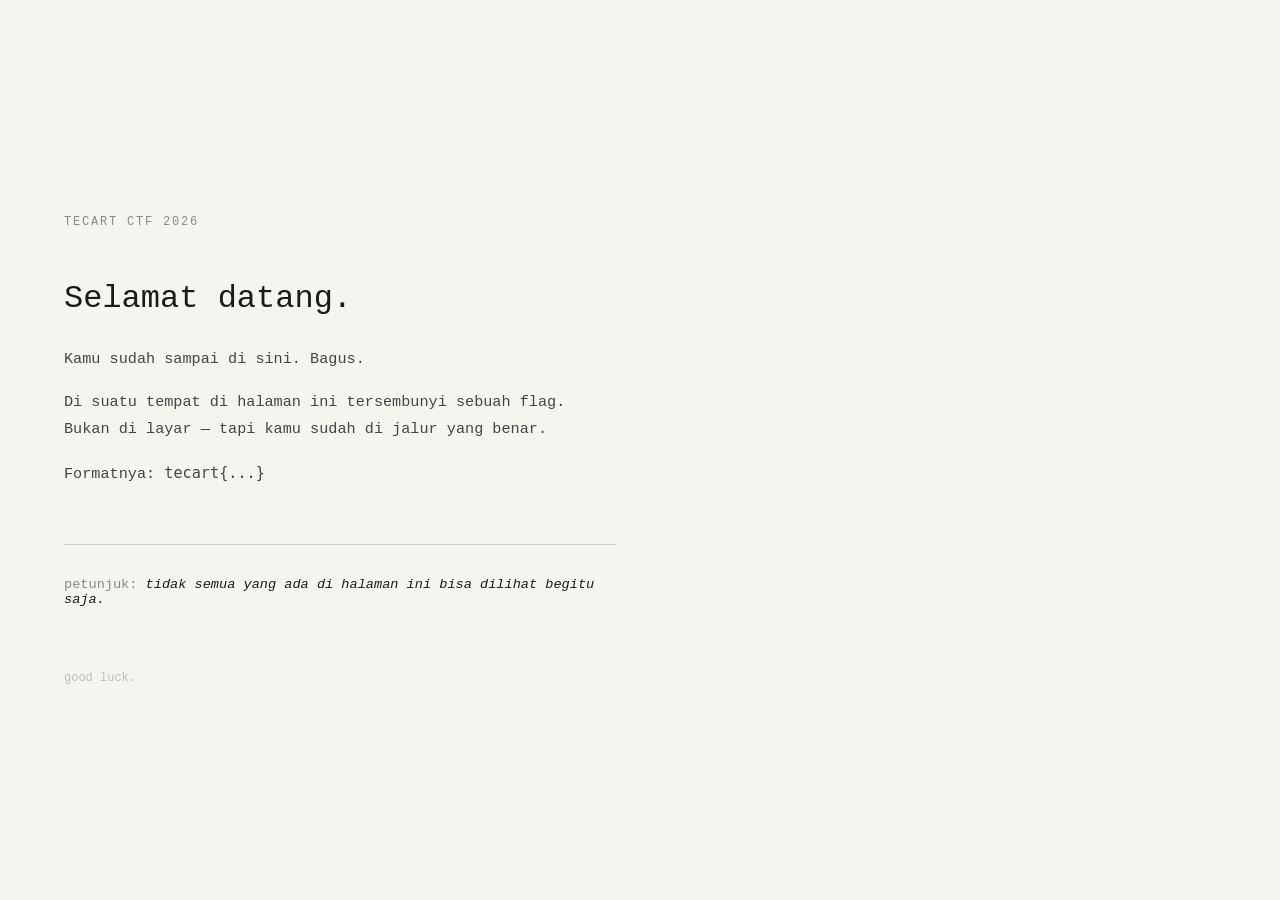
<file: Web-TCR/index.html>
<!DOCTYPE html>
<html lang="id">
<head>
  <meta charset="UTF-8" />
  <meta name="viewport" content="width=device-width, initial-scale=1.0" />
  <title>TecArt CTF</title>
  <style>
    * { margin: 0; padding: 0; box-sizing: border-box; }

    body {
      font-family: 'Courier New', monospace;
      background: #f5f5f0;
      color: #1a1a1a;
      min-height: 100vh;
      display: flex;
      flex-direction: column;
      justify-content: center;
      align-items: flex-start;
      padding: 4rem;
      max-width: 680px;
    }

    header {
      font-size: 0.75rem;
      letter-spacing: 0.15em;
      text-transform: uppercase;
      color: #888;
      margin-bottom: 3rem;
    }

    h1 {
      font-size: 2rem;
      font-weight: normal;
      line-height: 1.4;
      margin-bottom: 1.5rem;
    }

    p {
      font-size: 0.95rem;
      line-height: 1.8;
      color: #444;
      margin-bottom: 1rem;
    }

    .hint {
      margin-top: 2.5rem;
      padding-top: 2rem;
      border-top: 1px solid #ccc;
      font-size: 0.85rem;
      color: #888;
    }

    .hint span {
      color: #1a1a1a;
      font-style: italic;
    }

    footer {
      margin-top: 4rem;
      font-size: 0.75rem;
      color: #bbb;
    }
  </style>
</head>
<body>

  <!-- FLAG: tecart{y0u_f0und_m3_1n_th3_s0urc3_c0d3} -->

  <header>TecArt CTF 2026</header>

  <h1>Selamat datang.</h1>

  <p>Kamu sudah sampai di sini. Bagus.</p>

  <p>
    Di suatu tempat di halaman ini tersembunyi sebuah flag.
    Bukan di layar — tapi kamu sudah di jalur yang benar.
  </p>

  <p>Formatnya: <code>tecart{...}</code></p>

  <div class="hint">
    petunjuk: <span>tidak semua yang ada di halaman ini bisa dilihat begitu saja.</span>
  </div>

  <footer>good luck.</footer>

</body>
</html>
</file>
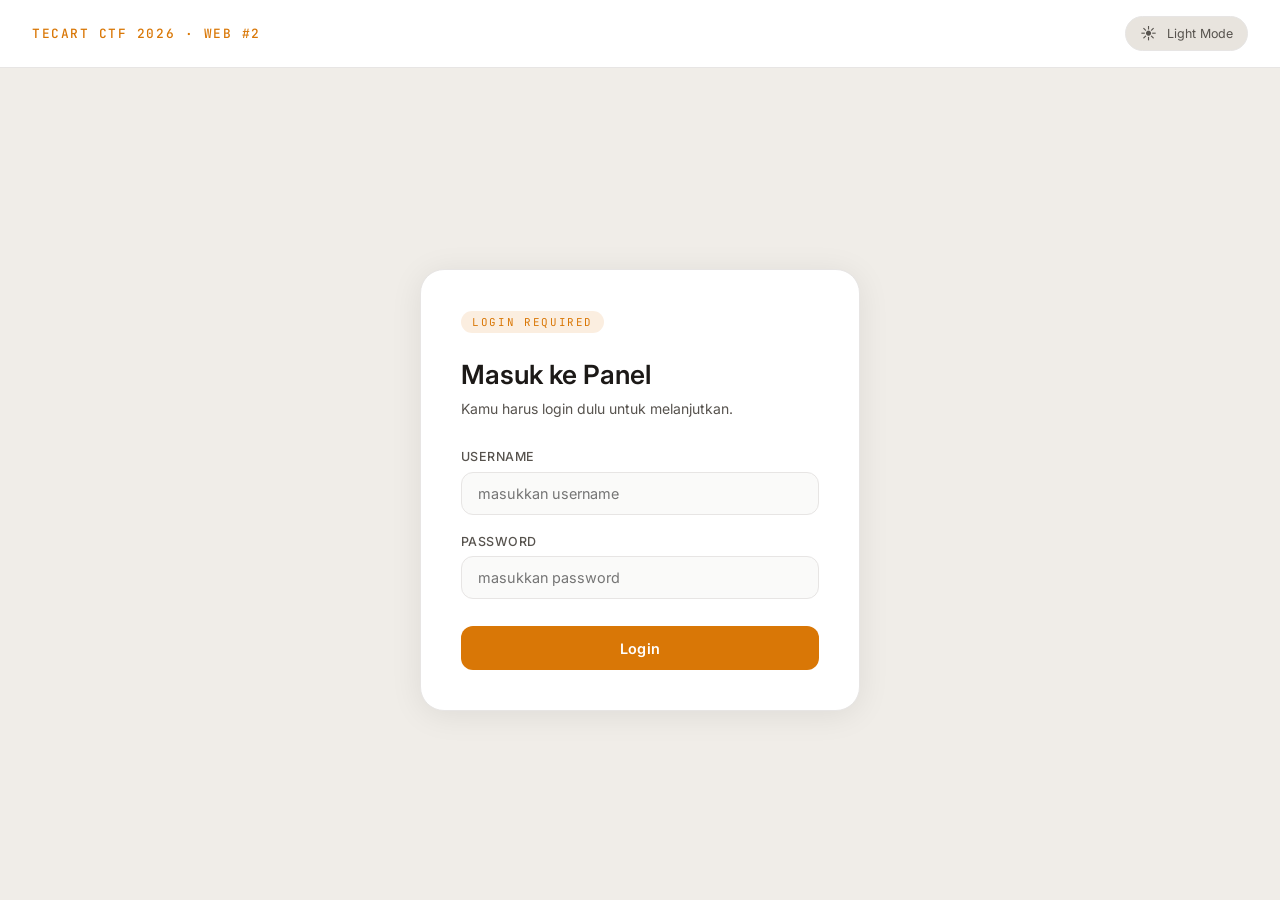
<file: Web2-TCR/index.html>
<!DOCTYPE html>
<html lang="id">
<head>
  <meta charset="UTF-8" />
  <meta name="viewport" content="width=device-width, initial-scale=1.0" />
  <title>TecArt CTF — Web Challenge #2</title>
  <link rel="preconnect" href="https://fonts.googleapis.com">
  <link href="https://fonts.googleapis.com/css2?family=Inter:wght@300;400;500;600;700&family=JetBrains+Mono:wght@400;500&display=swap" rel="stylesheet">
  <style>
    :root {
      --bg: #f0ede8;
      --bg2: #e8e4de;
      --card: #ffffff;
      --text: #1c1917;
      --text2: #57534e;
      --text3: #a8a29e;
      --border: #e7e5e4;
      --accent: #d97706;
      --accent2: #f59e0b;
      --input-bg: #fafaf9;
      --shadow: rgba(0,0,0,0.08);
      --btn-text: #fff;
    }

    [data-theme="dark"] {
      --bg: #0c0a09;
      --bg2: #161412;
      --card: #1c1917;
      --text: #fafaf9;
      --text2: #a8a29e;
      --text3: #57534e;
      --border: #292524;
      --accent: #f59e0b;
      --accent2: #fbbf24;
      --input-bg: #141210;
      --shadow: rgba(0,0,0,0.4);
      --btn-text: #0c0a09;
    }

    * { margin: 0; padding: 0; box-sizing: border-box; }

    body {
      font-family: 'Inter', sans-serif;
      background: var(--bg);
      color: var(--text);
      min-height: 100vh;
      display: flex;
      flex-direction: column;
      align-items: center;
      justify-content: center;
      transition: background 0.4s ease, color 0.4s ease;
      padding: 2rem 1rem;
    }

    /* ── TOP BAR ── */
    .topbar {
      position: fixed;
      top: 0; left: 0; right: 0;
      display: flex;
      align-items: center;
      justify-content: space-between;
      padding: 1rem 2rem;
      background: var(--card);
      border-bottom: 1px solid var(--border);
      z-index: 100;
      transition: background 0.4s ease, border-color 0.4s ease;
    }

    .topbar-brand {
      font-family: 'JetBrains Mono', monospace;
      font-size: 0.8rem;
      letter-spacing: 0.12em;
      text-transform: uppercase;
      color: var(--accent);
      font-weight: 500;
    }

    .theme-toggle {
      display: flex;
      align-items: center;
      gap: 0.6rem;
      cursor: pointer;
      background: var(--bg2);
      border: 1px solid var(--border);
      border-radius: 999px;
      padding: 0.4rem 0.9rem;
      transition: all 0.3s ease;
      font-size: 0.78rem;
      color: var(--text2);
      font-family: 'Inter', sans-serif;
    }

    .theme-toggle:hover {
      border-color: var(--accent);
      color: var(--accent);
    }

    .toggle-icon {
      font-size: 1rem;
      transition: transform 0.4s ease;
    }

    [data-theme="dark"] .toggle-icon { transform: rotate(180deg); }

    /* ── CARD ── */
    .card {
      background: var(--card);
      border: 1px solid var(--border);
      border-radius: 1.5rem;
      padding: 2.5rem 2.5rem;
      width: 100%;
      max-width: 440px;
      box-shadow: 0 4px 32px var(--shadow);
      transition: background 0.4s ease, border-color 0.4s ease, box-shadow 0.4s ease;
      margin-top: 5rem;
    }

    .card-badge {
      font-family: 'JetBrains Mono', monospace;
      font-size: 0.68rem;
      letter-spacing: 0.15em;
      text-transform: uppercase;
      color: var(--accent);
      background: color-mix(in srgb, var(--accent) 12%, transparent);
      padding: 0.25rem 0.7rem;
      border-radius: 999px;
      display: inline-block;
      margin-bottom: 1.5rem;
    }

    .card h1 {
      font-size: 1.65rem;
      font-weight: 600;
      line-height: 1.35;
      margin-bottom: 0.5rem;
    }

    .card .subtitle {
      font-size: 0.875rem;
      color: var(--text2);
      margin-bottom: 2rem;
    }

    /* ── FORM ── */
    .form-group {
      margin-bottom: 1.2rem;
    }

    label {
      display: block;
      font-size: 0.78rem;
      font-weight: 500;
      letter-spacing: 0.04em;
      text-transform: uppercase;
      color: var(--text2);
      margin-bottom: 0.45rem;
    }

    input[type="text"],
    input[type="password"] {
      width: 100%;
      background: var(--input-bg);
      border: 1px solid var(--border);
      border-radius: 0.75rem;
      padding: 0.75rem 1rem;
      font-size: 0.9rem;
      font-family: 'Inter', sans-serif;
      color: var(--text);
      outline: none;
      transition: border-color 0.25s ease, box-shadow 0.25s ease;
    }

    input[type="text"]:focus,
    input[type="password"]:focus {
      border-color: var(--accent);
      box-shadow: 0 0 0 3px color-mix(in srgb, var(--accent) 15%, transparent);
    }

    .btn-login {
      width: 100%;
      background: var(--accent);
      color: var(--btn-text);
      border: none;
      border-radius: 0.75rem;
      padding: 0.85rem;
      font-size: 0.9rem;
      font-weight: 600;
      font-family: 'Inter', sans-serif;
      cursor: pointer;
      margin-top: 0.5rem;
      transition: background 0.25s ease, transform 0.15s ease, box-shadow 0.25s ease;
      letter-spacing: 0.02em;
    }

    .btn-login:hover {
      background: var(--accent2);
      transform: translateY(-1px);
      box-shadow: 0 6px 20px color-mix(in srgb, var(--accent) 35%, transparent);
    }

    .btn-login:active { transform: translateY(0); }

    .error-msg {
      background: #fee2e2;
      color: #991b1b;
      border: 1px solid #fca5a5;
      border-radius: 0.6rem;
      padding: 0.65rem 1rem;
      font-size: 0.82rem;
      margin-top: 1rem;
      display: none;
    }

    .error-msg.show { display: block; }

    /* ── DASHBOARD ── */
    .dashboard {
      display: none;
      width: 100%;
      max-width: 600px;
      margin-top: 5rem;
    }

    .dashboard.visible { display: block; }

    .dash-header {
      display: flex;
      align-items: center;
      justify-content: space-between;
      margin-bottom: 1.5rem;
    }

    .user-chip {
      display: flex;
      align-items: center;
      gap: 0.5rem;
      background: var(--card);
      border: 1px solid var(--border);
      border-radius: 999px;
      padding: 0.35rem 0.9rem 0.35rem 0.5rem;
      font-size: 0.82rem;
      color: var(--text2);
      transition: background 0.4s, border-color 0.4s;
    }

    .user-chip .avatar {
      width: 24px; height: 24px;
      background: var(--accent);
      border-radius: 50%;
      display: flex; align-items: center; justify-content: center;
      font-size: 0.65rem;
      font-weight: 700;
      color: #fff;
    }

    .btn-logout {
      background: transparent;
      border: 1px solid var(--border);
      border-radius: 0.6rem;
      padding: 0.4rem 0.9rem;
      font-size: 0.8rem;
      color: var(--text2);
      cursor: pointer;
      font-family: 'Inter', sans-serif;
      transition: all 0.2s ease;
    }

    .btn-logout:hover {
      border-color: #ef4444;
      color: #ef4444;
    }

    /* ── WELCOME CARD ── */
    .welcome-card {
      background: var(--card);
      border: 1px solid var(--border);
      border-radius: 1.25rem;
      padding: 2rem;
      margin-bottom: 1.25rem;
      transition: background 0.4s, border-color 0.4s;
    }

    .welcome-card h2 {
      font-size: 1.3rem;
      font-weight: 600;
      margin-bottom: 0.75rem;
    }

    .welcome-card p {
      font-size: 0.9rem;
      line-height: 1.75;
      color: var(--text2);
    }

    /* ── CLUE CARD (light mode) ── */
    .clue-card-light {
      background: var(--card);
      border: 1px solid var(--border);
      border-radius: 1.25rem;
      padding: 1.75rem 2rem;
      margin-bottom: 1.25rem;
      transition: background 0.4s, border-color 0.4s;
    }

    .clue-loud {
      font-size: 1.05rem;
      font-weight: 700;
      letter-spacing: 0.03em;
      text-transform: uppercase;
      color: var(--text);
      line-height: 1.6;
    }

    /* ── DARK MODE CLUE ── */
    .clue-card-dark {
      display: none;
      background: var(--card);
      border: 1px solid color-mix(in srgb, var(--accent) 30%, transparent);
      border-radius: 1.25rem;
      padding: 1.75rem 2rem;
      margin-bottom: 1.25rem;
      transition: background 0.4s, border-color 0.4s;
    }

    [data-theme="dark"] .clue-card-dark { display: block; }
    [data-theme="dark"] .clue-card-light { display: none; }

    .clue-card-dark .clue-title {
      font-family: 'JetBrains Mono', monospace;
      font-size: 0.72rem;
      letter-spacing: 0.15em;
      text-transform: uppercase;
      color: var(--accent);
      margin-bottom: 1rem;
    }

    .clue-card-dark p {
      font-size: 0.88rem;
      color: var(--text2);
      line-height: 1.75;
    }

    .clue-card-dark code {
      font-family: 'JetBrains Mono', monospace;
      font-size: 0.85rem;
      background: color-mix(in srgb, var(--accent) 12%, transparent);
      color: var(--accent2);
      padding: 0.15em 0.45em;
      border-radius: 0.3rem;
    }

    /* ── ADMIN PANEL ── */
    .admin-panel {
      display: none;
      background: var(--card);
      border: 1px solid color-mix(in srgb, var(--accent) 40%, transparent);
      border-radius: 1.25rem;
      padding: 2rem;
      margin-bottom: 1.25rem;
      transition: background 0.4s, border-color 0.4s;
    }

    .admin-panel.visible { display: block; }

    .admin-panel .admin-badge {
      font-family: 'JetBrains Mono', monospace;
      font-size: 0.68rem;
      letter-spacing: 0.15em;
      text-transform: uppercase;
      color: #16a34a;
      background: #dcfce7;
      padding: 0.25rem 0.7rem;
      border-radius: 999px;
      display: inline-block;
      margin-bottom: 1rem;
    }

    [data-theme="dark"] .admin-panel .admin-badge {
      color: #4ade80;
      background: rgba(74, 222, 128, 0.12);
    }

    .admin-panel h2 {
      font-size: 1.1rem;
      font-weight: 600;
      margin-bottom: 0.75rem;
    }

    .flag-box {
      background: var(--bg2);
      border: 1px dashed var(--border);
      border-radius: 0.75rem;
      padding: 1rem 1.25rem;
      font-family: 'JetBrains Mono', monospace;
      font-size: 0.95rem;
      color: var(--accent2);
      margin-top: 0.75rem;
      word-break: break-all;
      transition: background 0.4s, border-color 0.4s;
    }

    /* ── FOOTER ── */
    .page-footer {
      margin-top: 3rem;
      font-size: 0.75rem;
      color: var(--text3);
      font-family: 'JetBrains Mono', monospace;
      letter-spacing: 0.05em;
    }

    /* ── ANIMATIONS ── */
    @keyframes fadeUp {
      from { opacity: 0; transform: translateY(16px); }
      to   { opacity: 1; transform: translateY(0); }
    }

    .card, .dashboard { animation: fadeUp 0.5s ease both; }
  </style>
</head>
<body>

  <!-- TOP BAR -->
  <div class="topbar">
    <span class="topbar-brand">TecArt CTF 2026 · Web #2</span>
    <button class="theme-toggle" id="themeToggle" onclick="toggleTheme()">
      <span class="toggle-icon">☀️</span>
      <span id="themeLabel">Light Mode</span>
    </button>
  </div>

  <!-- LOGIN CARD -->
  <div class="card" id="loginCard">
    <span class="card-badge">Login Required</span>
    <h1>Masuk ke Panel</h1>
    <p class="subtitle">Kamu harus login dulu untuk melanjutkan.</p>

    <div class="form-group">
      <label for="username">Username</label>
      <input type="text" id="username" placeholder="masukkan username" autocomplete="off" />
    </div>
    <div class="form-group">
      <label for="password">Password</label>
      <input type="password" id="password" placeholder="masukkan password" />
    </div>

    <button class="btn-login" id="loginBtn" onclick="doLogin()">Login</button>
    <div class="error-msg" id="errorMsg">Username atau password salah.</div>
  </div>

  <!-- DASHBOARD (after login) -->
  <div class="dashboard" id="dashboard">
    <div class="dash-header">
      <div class="user-chip">
        <div class="avatar" id="avatarText">U</div>
        <span id="usernameDisplay">user</span>
      </div>
      <button class="btn-logout" onclick="doLogout()">Logout</button>
    </div>

    <!-- WELCOME -->
    <div class="welcome-card">
      <h2>Selamat datang 👋</h2>
      <p>
        Kamu berhasil login. Tapi sepertinya halaman ini... biasa aja.<br>
        Tidak ada yang spesial di sini — atau mungkin ada?
      </p>
    </div>

    <!-- LIGHT MODE CLUE -->
    <div class="clue-card-light" id="clueLightCard">
      <p class="clue-loud">KOK SILAU YA, REDUPIN DONG CAHAYA NYA !!!!</p>
    </div>

    <!-- DARK MODE CLUE -->
    <div class="clue-card-dark" id="clueDarkCard">
      <div class="clue-title">💡 Petunjuk</div>
      <p>
        Nah, enak kan gelapnya. Oh iya, ngomong-ngomong...<br><br>
        Server ini nyimpen <strong>cookie</strong> buat ngenalin kamu.
        Cookie-nya namanya <code>role</code>, isinya di-encode pake <code>Base64</code> sekali aja, ga ada yang ribet.<br><br>
        Coba deh cek, siapa tahu ada <em>role lain</em> yang bisa buka sesuatu yang lebih menarik.
      </p>
    </div>

    <!-- ADMIN PANEL (hidden until cookie = YWRtaW4=) -->
    <div class="admin-panel" id="adminPanel">
      <span class="admin-badge">✅ Admin Access Granted</span>
      <h2>Admin Panel</h2>
      <p style="font-size:0.88rem; color:var(--text2); line-height:1.7;">
        Selamat! Kamu berhasil memanipulasi cookie dan mendapatkan akses admin.<br>
        Ini hadiahnya:
      </p>
      <div class="flag-box">tecart{mY_l11tl3_B0lu_k3t4n}</div>
    </div>

    <p class="page-footer">good luck. — TecArt CTF 2026</p>
  </div>

  <script>
    // ── CREDENTIALS ──────────────────────────────────────────────
    const USERS = {
      "player": "ctf2026",
      "user":   "password"
    };

    // ── THEME ────────────────────────────────────────────────────
    function toggleTheme() {
      const isDark = document.documentElement.getAttribute('data-theme') === 'dark';
      const newTheme = isDark ? 'light' : 'dark';
      document.documentElement.setAttribute('data-theme', newTheme);
      document.getElementById('themeLabel').textContent = isDark ? 'Light Mode' : 'Dark Mode';
      document.querySelector('.toggle-icon').textContent = isDark ? '☀️' : '🌙';
      // Re-check admin after theme switch (keeps state)
      checkAdminCookie();
    }

    // ── COOKIE HELPERS ───────────────────────────────────────────
    function setCookie(name, value, days) {
      const d = new Date();
      d.setTime(d.getTime() + days * 864e5);
      document.cookie = `${name}=${value};expires=${d.toUTCString()};path=/`;
    }

    function getCookie(name) {
      const match = document.cookie.match(new RegExp('(?:^|; )' + name + '=([^;]*)'));
      return match ? decodeURIComponent(match[1]) : null;
    }

    function deleteCookie(name) {
      document.cookie = `${name}=;expires=Thu, 01 Jan 1970 00:00:00 UTC;path=/`;
    }

    // ── AUTH ─────────────────────────────────────────────────────
    function doLogin() {
      const username = document.getElementById('username').value.trim();
      const password = document.getElementById('password').value;

      if (USERS[username] && USERS[username] === password) {
        // Set cookie: role = btoa("user") = "dXNlcg=="
        const encoded = btoa("user");
        setCookie("role", encoded, 1);

        showDashboard(username);
      } else {
        const err = document.getElementById('errorMsg');
        err.classList.add('show');
        setTimeout(() => err.classList.remove('show'), 3000);
      }
    }

    function doLogout() {
      deleteCookie("role");
      document.getElementById('loginCard').style.display = 'flex';
      document.getElementById('dashboard').classList.remove('visible');
      document.getElementById('username').value = '';
      document.getElementById('password').value = '';
      document.getElementById('adminPanel').classList.remove('visible');
    }

    function showDashboard(username) {
      document.getElementById('loginCard').style.display = 'none';
      const dash = document.getElementById('dashboard');
      dash.classList.add('visible');

      const initial = username.charAt(0).toUpperCase();
      document.getElementById('avatarText').textContent = initial;
      document.getElementById('usernameDisplay').textContent = username;

      checkAdminCookie();
    }

    // ── ADMIN CHECK ───────────────────────────────────────────────
    // Checks current cookie value. If role cookie decodes to "admin" → show flag.
    function checkAdminCookie() {
      const roleCookie = getCookie("role");
      if (!roleCookie) return;

      try {
        const decoded = atob(roleCookie);
        if (decoded === "admin") {
          document.getElementById('adminPanel').classList.add('visible');
        } else {
          document.getElementById('adminPanel').classList.remove('visible');
        }
      } catch(e) {
        // invalid base64 — ignore
      }
    }

    // ── ON LOAD: restore session if cookie exists ─────────────────
    window.addEventListener('DOMContentLoaded', () => {
      const roleCookie = getCookie("role");
      if (roleCookie) {
        try {
          atob(roleCookie); // validate base64
          showDashboard("player");
          document.getElementById('usernameDisplay').textContent = "player";
          document.getElementById('avatarText').textContent = "P";
        } catch(e) {
          deleteCookie("role");
        }
      }

      // Enter key support
      document.getElementById('password').addEventListener('keydown', (e) => {
        if (e.key === 'Enter') doLogin();
      });
      document.getElementById('username').addEventListener('keydown', (e) => {
        if (e.key === 'Enter') doLogin();
      });

      // Poll cookie changes every second (for manual DevTools edits)
      setInterval(checkAdminCookie, 1000);
    });
  </script>
</body>
</html>
</file>
